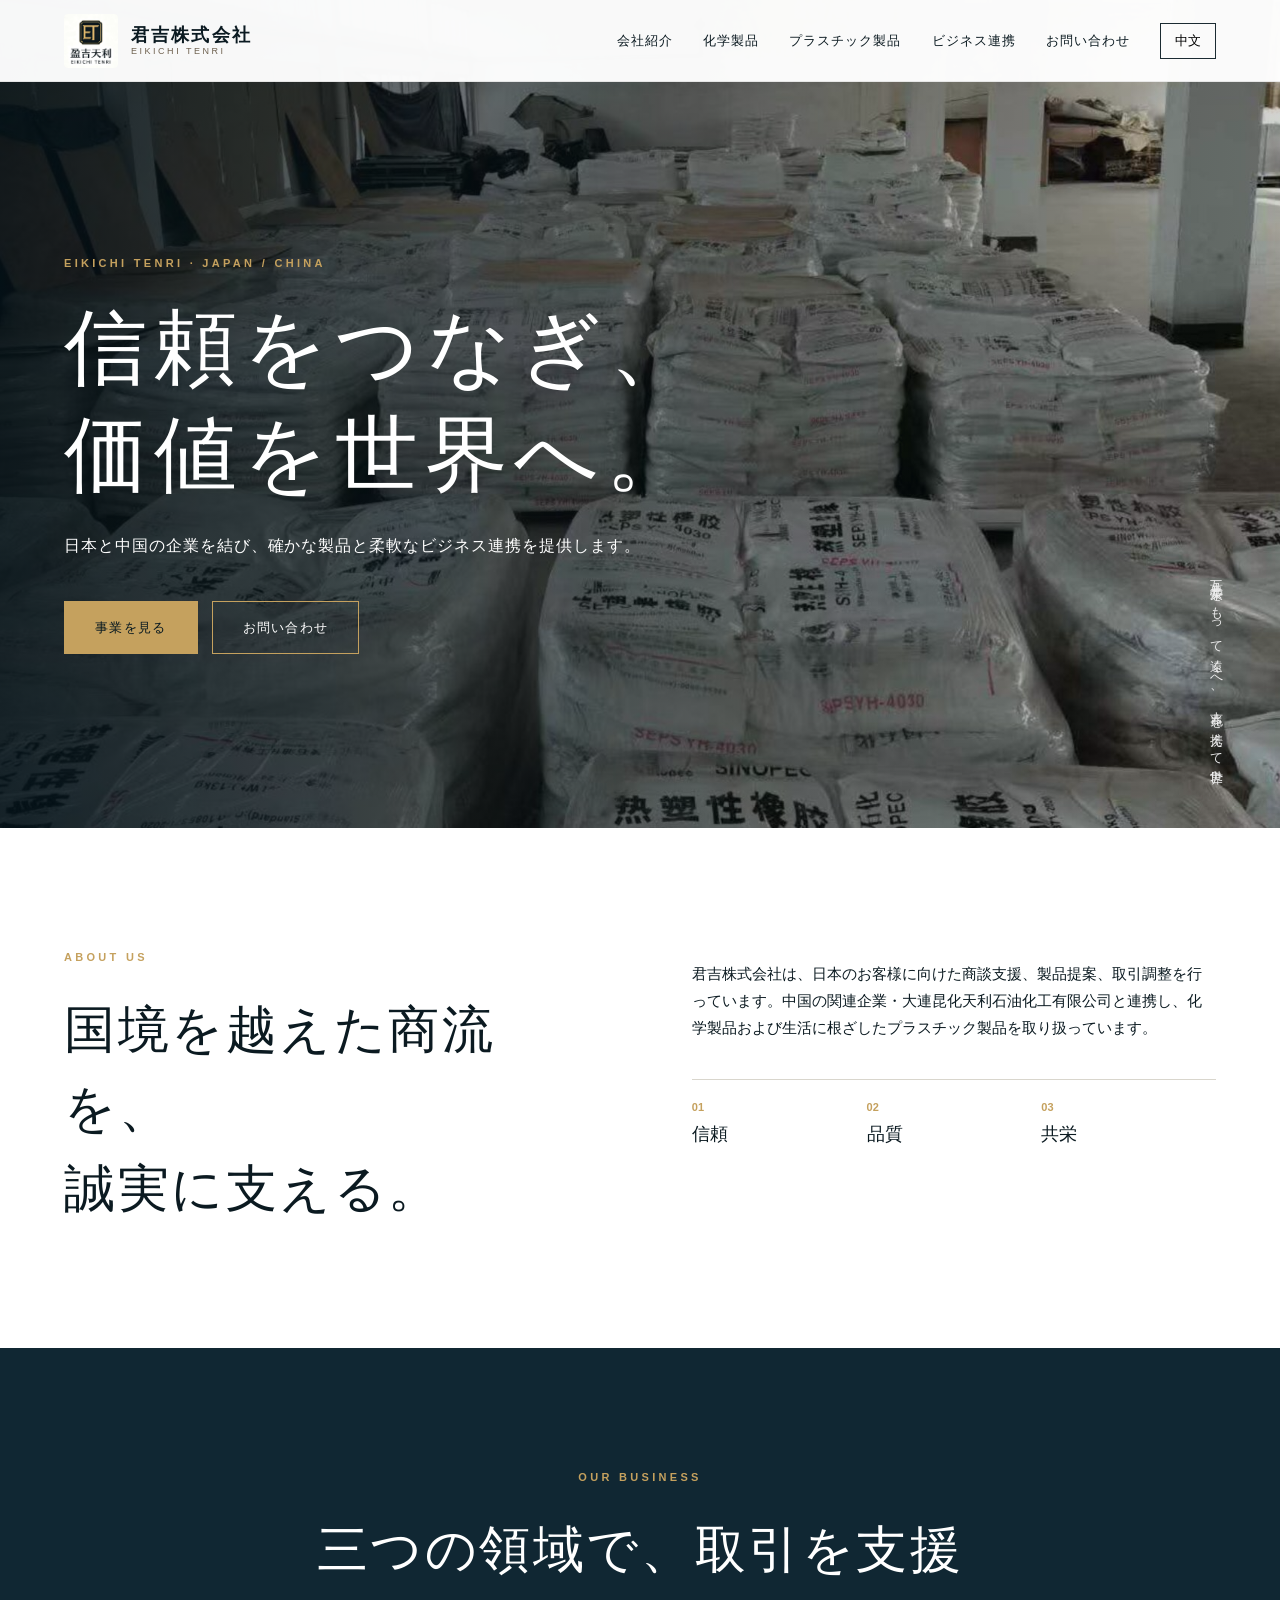
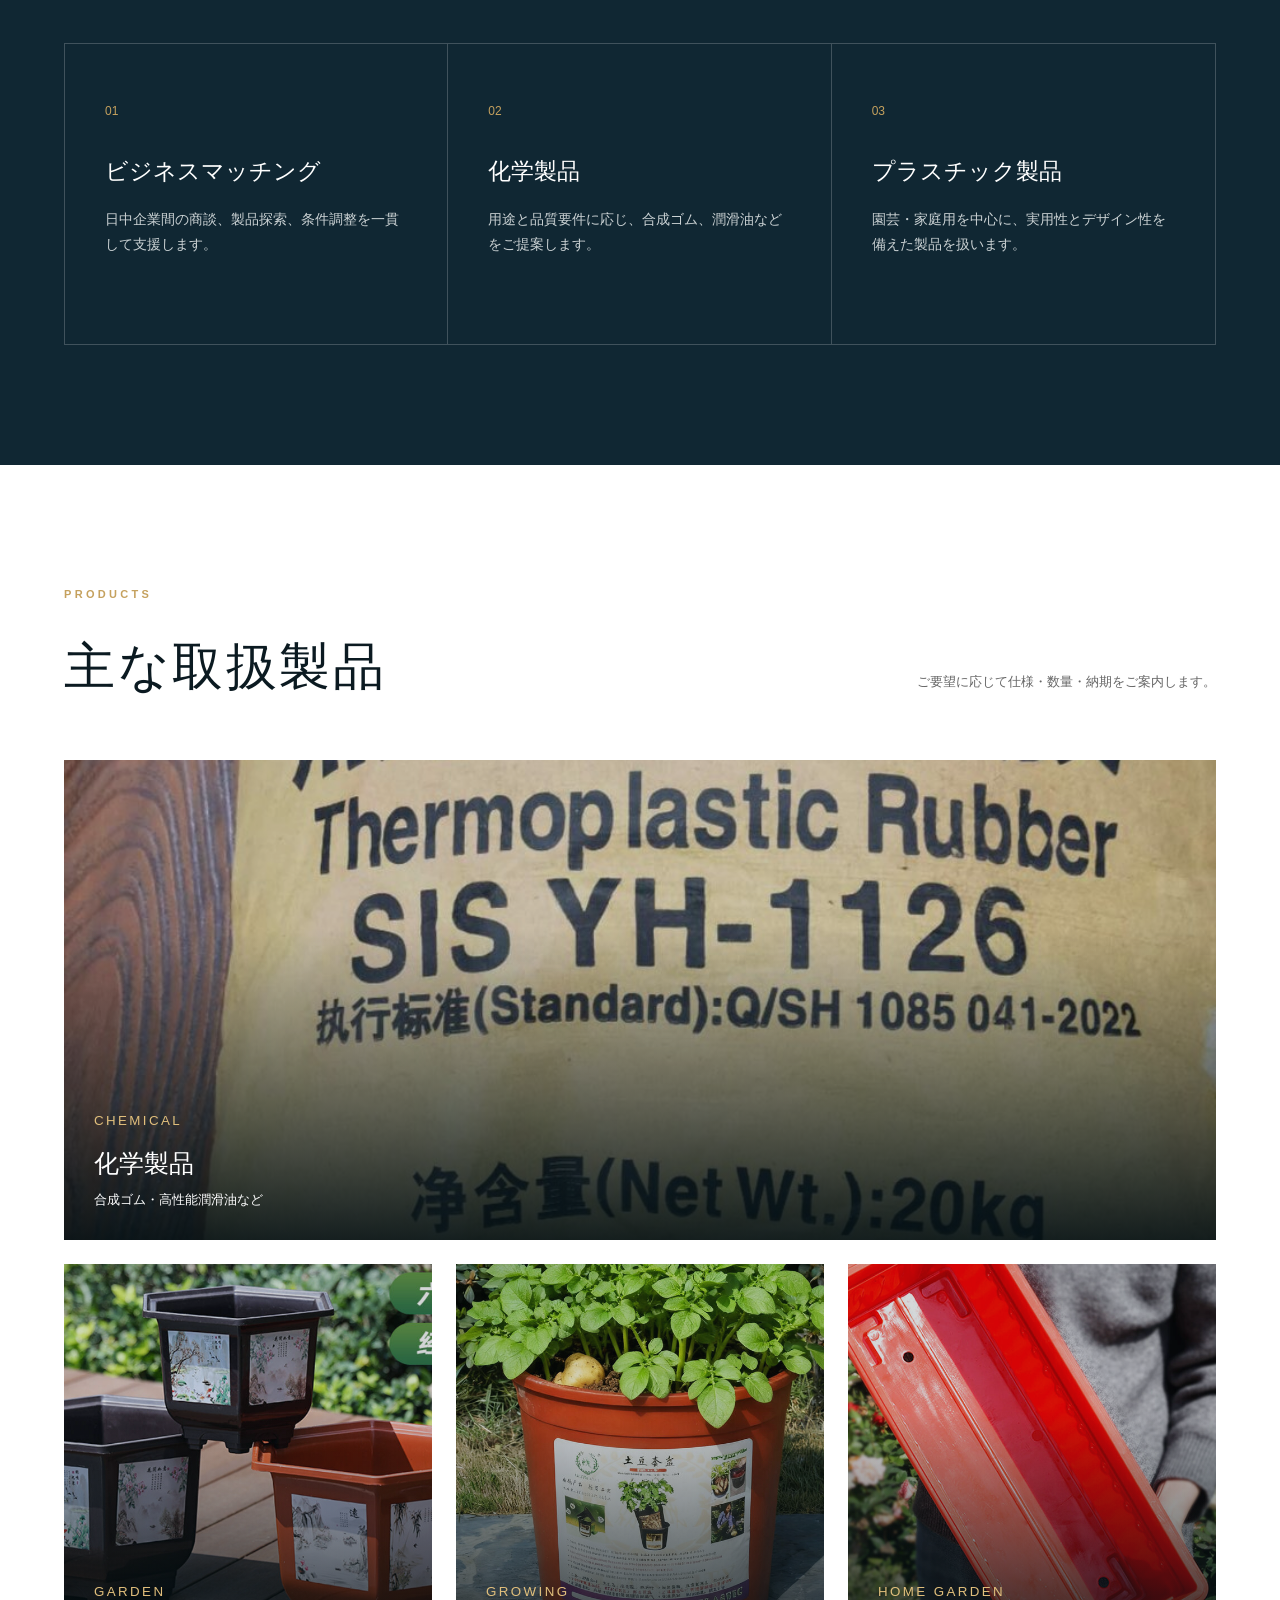
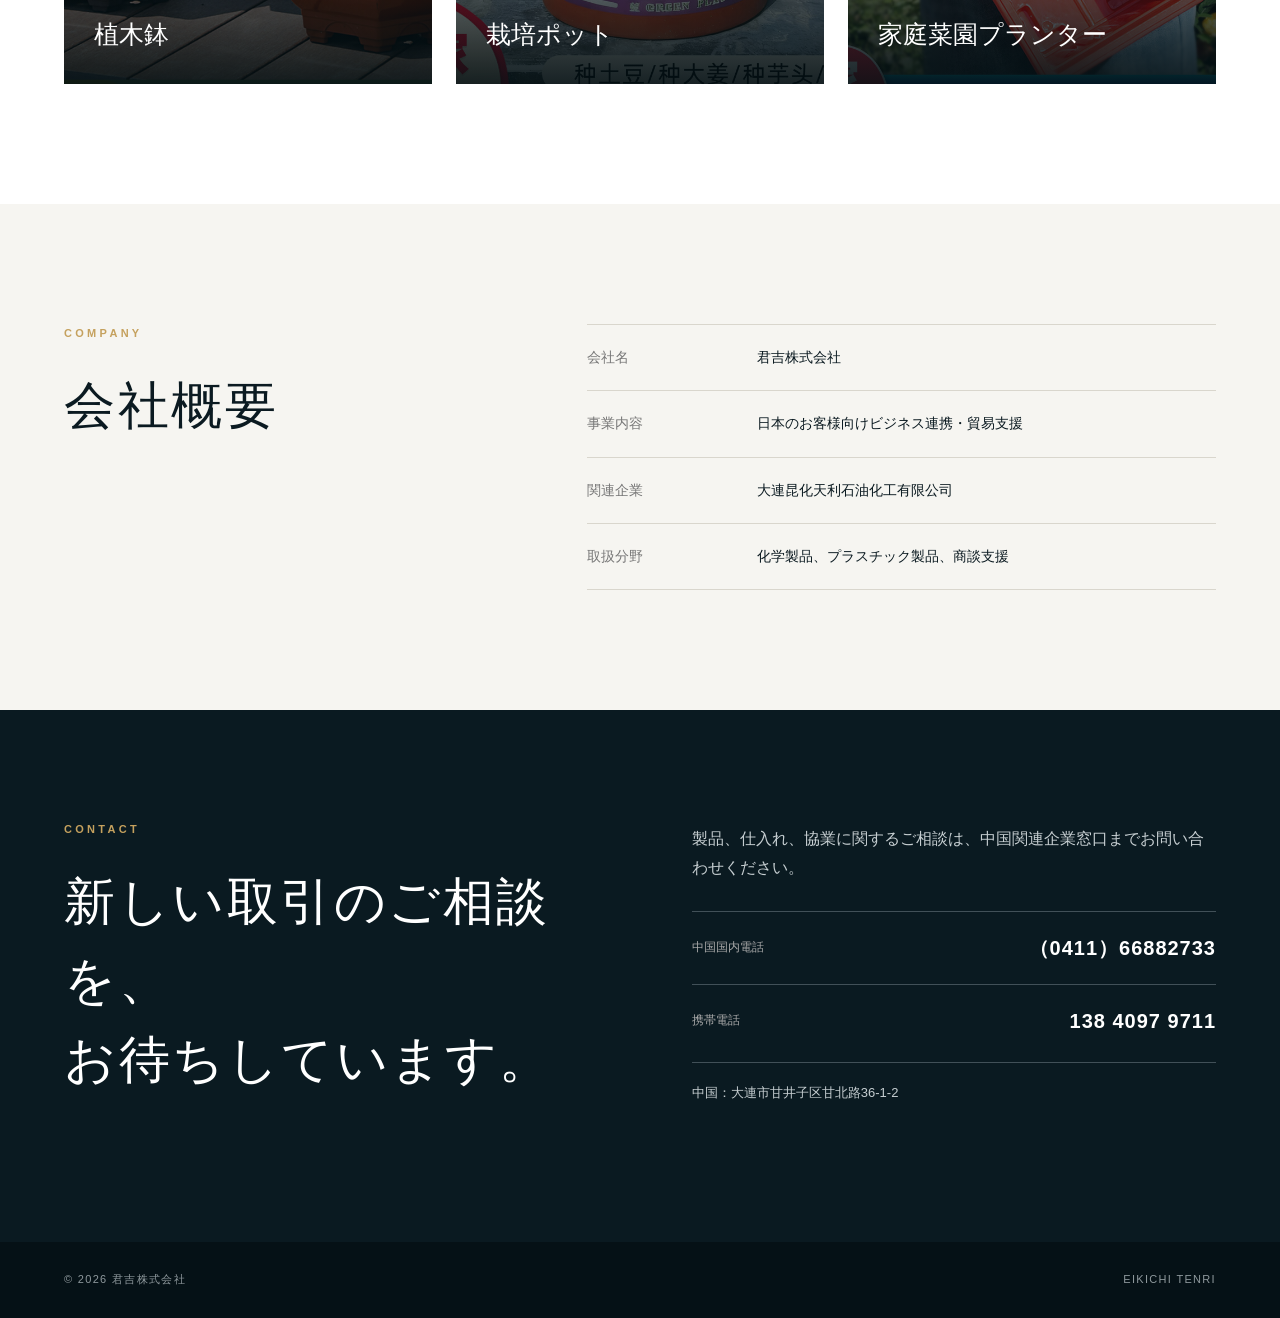
<file: index.html>
<!doctype html>
<html lang="ja">
<head>
  <meta charset="utf-8">
  <meta name="viewport" content="width=device-width,initial-scale=1">
  <meta name="description" content="君吉株式会社は、日本と中国をつなぐビジネス連携、化学製品、プラスチック製品の提案を行う貿易会社です。">
  <title>君吉株式会社｜日中ビジネスをつなぐ</title>
  <link rel="stylesheet" href="assets/style.css">
</head>
<body>
  <header class="site-header">
    <div class="container header-inner">
      <a class="brand" href="#top" aria-label="君吉株式会社 ホーム">
        <img src="assets/images/logo.jpg" alt="盈吉天利 EIKICHI TENRI">
        <span><strong data-ja="君吉株式会社" data-zh="日本君吉株式会社">君吉株式会社</strong><small>EIKICHI TENRI</small></span>
      </a>
      <button class="menu-button" aria-label="メニュー" aria-expanded="false">☰</button>
      <nav class="nav" aria-label="メインナビゲーション">
        <a href="company.html" data-ja="会社紹介" data-zh="公司介绍">会社紹介</a>
        <a href="chemical.html" data-ja="化学製品" data-zh="化工产品">化学製品</a>
        <a href="plastics.html" data-ja="プラスチック製品" data-zh="塑料制品">プラスチック製品</a>
        <a href="cooperation.html" data-ja="ビジネス連携" data-zh="商务合作">ビジネス連携</a>
        <a href="company.html#contact" data-ja="お問い合わせ" data-zh="联系我们">お問い合わせ</a>
        <button class="lang-button" type="button" data-lang-toggle>中文</button>
      </nav>
    </div>
  </header>

  <main id="top">
    <section class="hero">
      <div class="hero-shade"></div>
      <div class="container hero-content">
        <p class="eyebrow">EIKICHI TENRI · JAPAN / CHINA</p>
        <h1 data-ja="信頼をつなぎ、<br>価値を世界へ。" data-zh="连接信任，<br>让价值走向世界。">信頼をつなぎ、<br>価値を世界へ。</h1>
        <p class="hero-lead" data-ja="日本と中国の企業を結び、確かな製品と柔軟なビジネス連携を提供します。" data-zh="连接日本与中国企业，提供可靠产品与灵活的商务对接服务。">日本と中国の企業を結び、確かな製品と柔軟なビジネス連携を提供します。</p>
        <div class="hero-actions">
          <a class="button gold" href="#business" data-ja="事業を見る" data-zh="了解业务">事業を見る</a>
          <a class="button outline" href="#contact" data-ja="お問い合わせ" data-zh="联系我们">お問い合わせ</a>
        </div>
      </div>
      <div class="hero-note" data-ja="互恵共栄をもって遠くへ、吉兆を携えて世界へ" data-zh="共赢致远，吉行天下">互恵共栄をもって遠くへ、吉兆を携えて世界へ</div>
    </section>

    <section class="section intro" id="about">
      <div class="container split">
        <div>
          <p class="section-kicker">ABOUT US</p>
          <h2 data-ja="国境を越えた商流を、<br>誠実に支える。" data-zh="以诚信，支持跨越国境的商业合作。">国境を越えた商流を、<br>誠実に支える。</h2>
        </div>
        <div class="intro-copy">
          <p data-ja="君吉株式会社は、日本のお客様に向けた商談支援、製品提案、取引調整を行っています。中国の関連企業・大連昆化天利石油化工有限公司と連携し、化学製品および生活に根ざしたプラスチック製品を取り扱っています。" data-zh="日本君吉株式会社主要面向日本客户开展商务对接、产品提案及交易协调。公司与中国关联企业大连昆化天利石油化工有限公司协同，经营化工产品及贴近日常生活的塑料制品。">君吉株式会社は、日本のお客様に向けた商談支援、製品提案、取引調整を行っています。中国の関連企業・大連昆化天利石油化工有限公司と連携し、化学製品および生活に根ざしたプラスチック製品を取り扱っています。</p>
          <div class="values">
            <span><b>01</b><em data-ja="信頼" data-zh="信赖">信頼</em></span>
            <span><b>02</b><em data-ja="品質" data-zh="品质">品質</em></span>
            <span><b>03</b><em data-ja="共栄" data-zh="共赢">共栄</em></span>
          </div>
        </div>
      </div>
    </section>

    <section class="section business" id="business">
      <div class="container">
        <div class="section-heading">
          <p class="section-kicker">OUR BUSINESS</p>
          <h2 data-ja="三つの領域で、取引を支援" data-zh="三大业务领域，助力企业合作">三つの領域で、取引を支援</h2>
        </div>
        <div class="business-grid">
          <article><span>01</span><h3 data-ja="ビジネスマッチング" data-zh="商务对接">ビジネスマッチング</h3><p data-ja="日中企業間の商談、製品探索、条件調整を一貫して支援します。" data-zh="为中日企业提供商务洽谈、产品寻找及交易条件协调服务。">日中企業間の商談、製品探索、条件調整を一貫して支援します。</p></article>
          <article><span>02</span><h3 data-ja="化学製品" data-zh="化工产品">化学製品</h3><p data-ja="用途と品質要件に応じ、合成ゴム、潤滑油などをご提案します。" data-zh="根据用途与品质要求，提供合成橡胶、润滑油等产品方案。">用途と品質要件に応じ、合成ゴム、潤滑油などをご提案します。</p></article>
          <article><span>03</span><h3 data-ja="プラスチック製品" data-zh="塑料制品">プラスチック製品</h3><p data-ja="園芸・家庭用を中心に、実用性とデザイン性を備えた製品を扱います。" data-zh="以园艺及家庭用品为主，提供兼顾实用性与设计感的产品。">園芸・家庭用を中心に、実用性とデザイン性を備えた製品を扱います。</p></article>
        </div>
      </div>
    </section>

    <section class="section products" id="products">
      <div class="container">
        <div class="section-heading row">
          <div><p class="section-kicker">PRODUCTS</p><h2 data-ja="主な取扱製品" data-zh="主要产品">主な取扱製品</h2></div>
          <p data-ja="ご要望に応じて仕様・数量・納期をご案内します。" data-zh="可根据需求确认规格、数量及交期。">ご要望に応じて仕様・数量・納期をご案内します。</p>
        </div>
        <div class="product-grid">
          <article class="product-card wide"><img src="assets/images/chemical.jpg" alt="化学製品"><div><small>CHEMICAL</small><h3 data-ja="化学製品" data-zh="化工产品">化学製品</h3><p data-ja="合成ゴム・高性能潤滑油など" data-zh="合成橡胶、高性能润滑油等">合成ゴム・高性能潤滑油など</p></div></article>
          <article class="product-card"><img src="assets/images/planter.jpg" alt="植木鉢"><div><small>GARDEN</small><h3 data-ja="植木鉢" data-zh="花盆">植木鉢</h3></div></article>
          <article class="product-card"><img src="assets/images/potato-planter.jpg" alt="栽培ポット"><div><small>GROWING</small><h3 data-ja="栽培ポット" data-zh="土豆种植盆">栽培ポット</h3></div></article>
          <article class="product-card"><img src="assets/images/vegetable-planter.jpg" alt="家庭菜園プランター"><div><small>HOME GARDEN</small><h3 data-ja="家庭菜園プランター" data-zh="家庭菜园盆">家庭菜園プランター</h3></div></article>
        </div>
      </div>
    </section>

    <section class="section company">
      <div class="container company-card">
        <div><p class="section-kicker">COMPANY</p><h2 data-ja="会社概要" data-zh="公司概要">会社概要</h2></div>
        <dl>
          <div><dt data-ja="会社名" data-zh="公司名称">会社名</dt><dd data-ja="君吉株式会社" data-zh="日本君吉株式会社">君吉株式会社</dd></div>
          <div><dt data-ja="事業内容" data-zh="主营业务">事業内容</dt><dd data-ja="日本のお客様向けビジネス連携・貿易支援" data-zh="面向日本客户的商务对接与贸易服务">日本のお客様向けビジネス連携・貿易支援</dd></div>
          <div><dt data-ja="関連企業" data-zh="关联企业">関連企業</dt><dd data-ja="大連昆化天利石油化工有限公司" data-zh="大连昆化天利石油化工有限公司">大連昆化天利石油化工有限公司</dd></div>
          <div><dt data-ja="取扱分野" data-zh="经营领域">取扱分野</dt><dd data-ja="化学製品、プラスチック製品、商談支援" data-zh="化工产品、塑料制品、商务对接">化学製品、プラスチック製品、商談支援</dd></div>
        </dl>
      </div>
    </section>

    <section class="contact" id="contact">
      <div class="container contact-inner">
        <div><p class="section-kicker">CONTACT</p><h2 data-ja="新しい取引のご相談を、<br>お待ちしています。" data-zh="期待与您探讨<br>新的合作机会。">新しい取引のご相談を、<br>お待ちしています。</h2></div>
        <div class="contact-info">
          <p data-ja="製品、仕入れ、協業に関するご相談は、中国関連企業窓口までお問い合わせください。" data-zh="关于产品、采购及商务合作，欢迎联系中国关联企业窗口。">製品、仕入れ、協業に関するご相談は、中国関連企業窓口までお問い合わせください。</p>
          <a href="tel:+8641166882733"><span data-ja="中国国内電話" data-zh="中国国内电话">中国国内電話</span><strong>（0411）66882733</strong></a>
          <a href="tel:+8613840979711"><span data-ja="携帯電話" data-zh="手机">携帯電話</span><strong>138 4097 9711</strong></a>
          <p class="address" data-ja="中国：大連市甘井子区甘北路36-1-2" data-zh="中国地址：大连市甘井子区甘北路36-1-2">中国：大連市甘井子区甘北路36-1-2</p>
        </div>
      </div>
    </section>
  </main>

  <footer><div class="container"><span>© 2026 君吉株式会社</span><span>EIKICHI TENRI</span></div></footer>
  <script src="assets/script.js"></script>
</body>
</html>
</file>
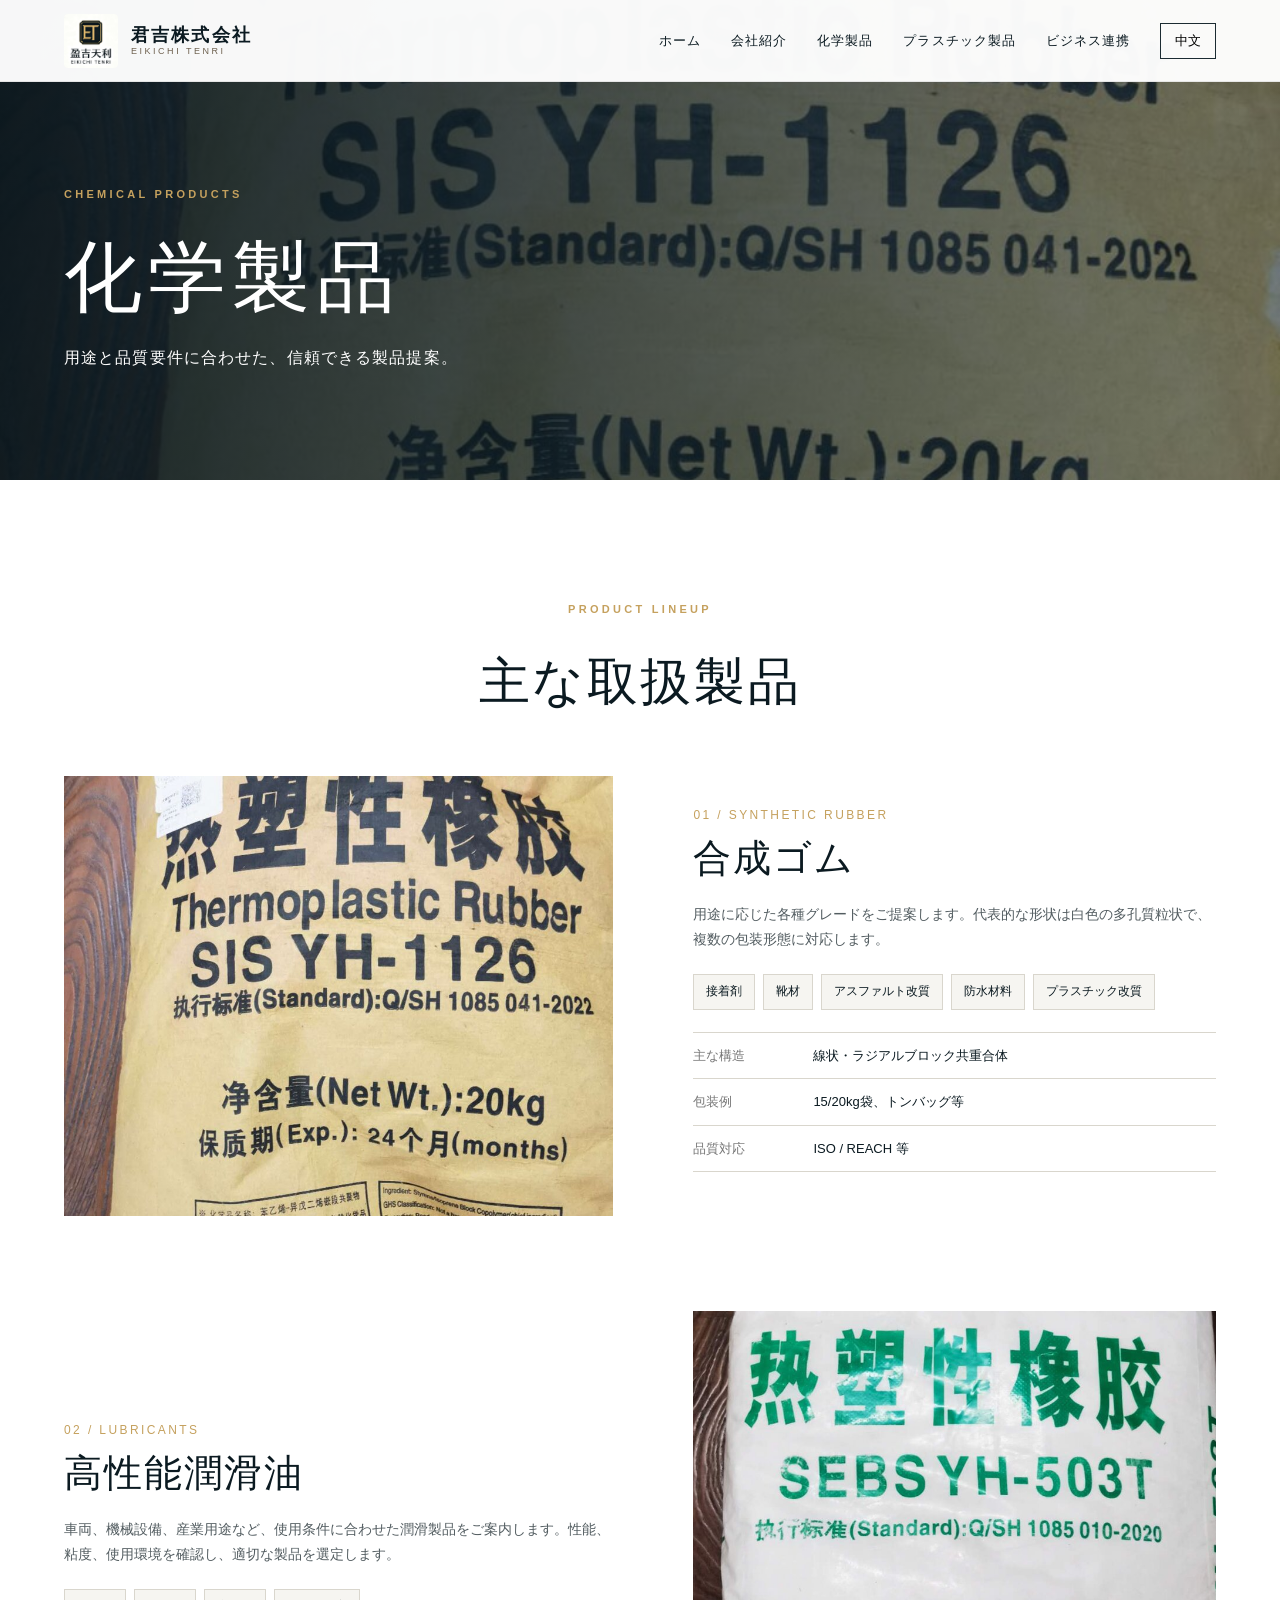
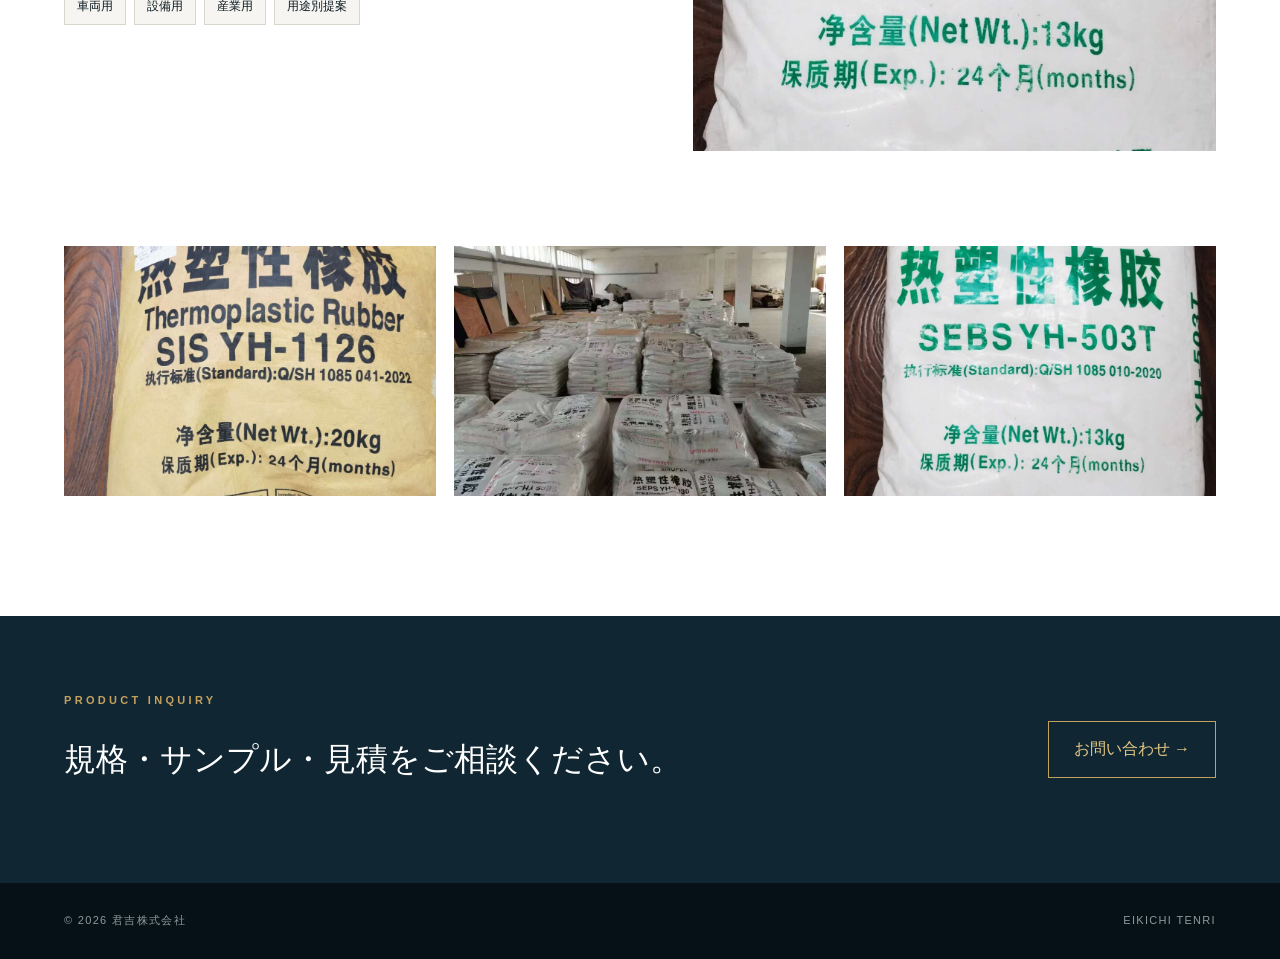
<file: chemical.html>
<!doctype html><html lang="ja"><head><meta charset="utf-8"><meta name="viewport" content="width=device-width,initial-scale=1"><title>化学製品｜君吉株式会社</title><link rel="stylesheet" href="assets/style.css"></head><body>
<header class="site-header"><div class="container header-inner"><a class="brand" href="index.html"><img src="assets/images/logo.jpg" alt="盈吉天利"><span><strong data-ja="君吉株式会社" data-zh="日本君吉株式会社">君吉株式会社</strong><small>EIKICHI TENRI</small></span></a><button class="menu-button">☰</button><nav class="nav"><a href="index.html" data-ja="ホーム" data-zh="首页">ホーム</a><a href="company.html" data-ja="会社紹介" data-zh="公司介绍">会社紹介</a><a href="chemical.html" data-ja="化学製品" data-zh="化工产品">化学製品</a><a href="plastics.html" data-ja="プラスチック製品" data-zh="塑料制品">プラスチック製品</a><a href="cooperation.html" data-ja="ビジネス連携" data-zh="商务合作">ビジネス連携</a><button class="lang-button" data-lang-toggle>中文</button></nav></div></header>
<main><section class="page-hero chem"><div class="container"><p class="eyebrow">CHEMICAL PRODUCTS</p><h1 data-ja="化学製品" data-zh="化工产品">化学製品</h1><p data-ja="用途と品質要件に合わせた、信頼できる製品提案。" data-zh="根据用途与品质要求，提供可靠的产品方案。">用途と品質要件に合わせた、信頼できる製品提案。</p></div></section>
<section class="section"><div class="container"><div class="page-head"><p class="section-kicker">PRODUCT LINEUP</p><h2 data-ja="主な取扱製品" data-zh="主要经营产品">主な取扱製品</h2></div><article class="product-detail"><img src="assets/images/chemical.jpg" alt="合成ゴム"><div class="product-copy"><span class="num">01 / SYNTHETIC RUBBER</span><h2 data-ja="合成ゴム" data-zh="合成橡胶">合成ゴム</h2><p data-ja="用途に応じた各種グレードをご提案します。代表的な形状は白色の多孔質粒状で、複数の包装形態に対応します。" data-zh="可根据用途提供不同牌号。代表性外观为白色多孔颗粒，并可对应多种包装形式。">用途に応じた各種グレードをご提案します。代表的な形状は白色の多孔質粒状で、複数の包装形態に対応します。</p><div class="tag-list"><span data-ja="接着剤" data-zh="胶黏剂">接着剤</span><span data-ja="靴材" data-zh="鞋材">靴材</span><span data-ja="アスファルト改質" data-zh="沥青改性">アスファルト改質</span><span data-ja="防水材料" data-zh="防水材料">防水材料</span><span data-ja="プラスチック改質" data-zh="塑料改性">プラスチック改質</span></div><div class="spec-list"><div><b data-ja="主な構造" data-zh="主要结构">主な構造</b><span data-ja="線状・ラジアルブロック共重合体" data-zh="线型、星型嵌段共聚物">線状・ラジアルブロック共重合体</span></div><div><b data-ja="包装例" data-zh="包装示例">包装例</b><span data-ja="15/20kg袋、トンバッグ等" data-zh="15/20kg袋、吨袋等">15/20kg袋、トンバッグ等</span></div><div><b data-ja="品質対応" data-zh="品质体系">品質対応</b><span>ISO / REACH 等</span></div></div></div></article><article class="product-detail reverse"><img src="assets/images/chemical-2.jpg" alt="高性能潤滑油"><div class="product-copy"><span class="num">02 / LUBRICANTS</span><h2 data-ja="高性能潤滑油" data-zh="高性能润滑油">高性能潤滑油</h2><p data-ja="車両、機械設備、産業用途など、使用条件に合わせた潤滑製品をご案内します。性能、粘度、使用環境を確認し、適切な製品を選定します。" data-zh="面向车辆、机械设备及工业用途，根据使用条件提供润滑产品。通过确认性能、黏度及使用环境，选择合适产品。">車両、機械設備、産業用途など、使用条件に合わせた潤滑製品をご案内します。性能、粘度、使用環境を確認し、適切な製品を選定します。</p><div class="tag-list"><span data-ja="車両用" data-zh="车辆用">車両用</span><span data-ja="設備用" data-zh="设备用">設備用</span><span data-ja="産業用" data-zh="工业用">産業用</span><span data-ja="用途別提案" data-zh="按用途提案">用途別提案</span></div></div></article><div class="gallery"><img src="assets/images/chemical.jpg" alt="化工产品"><img src="assets/images/warehouse.jpg" alt="倉庫"><img src="assets/images/chemical-2.jpg" alt="化工产品资料"></div></div></section>
<section class="cta-band"><div class="container"><div><p class="section-kicker">PRODUCT INQUIRY</p><h2 data-ja="規格・サンプル・見積をご相談ください。" data-zh="欢迎咨询规格、样品与报价。">規格・サンプル・見積をご相談ください。</h2></div><a href="company.html#contact" data-ja="お問い合わせ →" data-zh="联系我们 →">お問い合わせ →</a></div></section></main><footer><div class="container"><span>© 2026 君吉株式会社</span><span>EIKICHI TENRI</span></div></footer><script src="assets/script.js"></script></body></html>
</file>
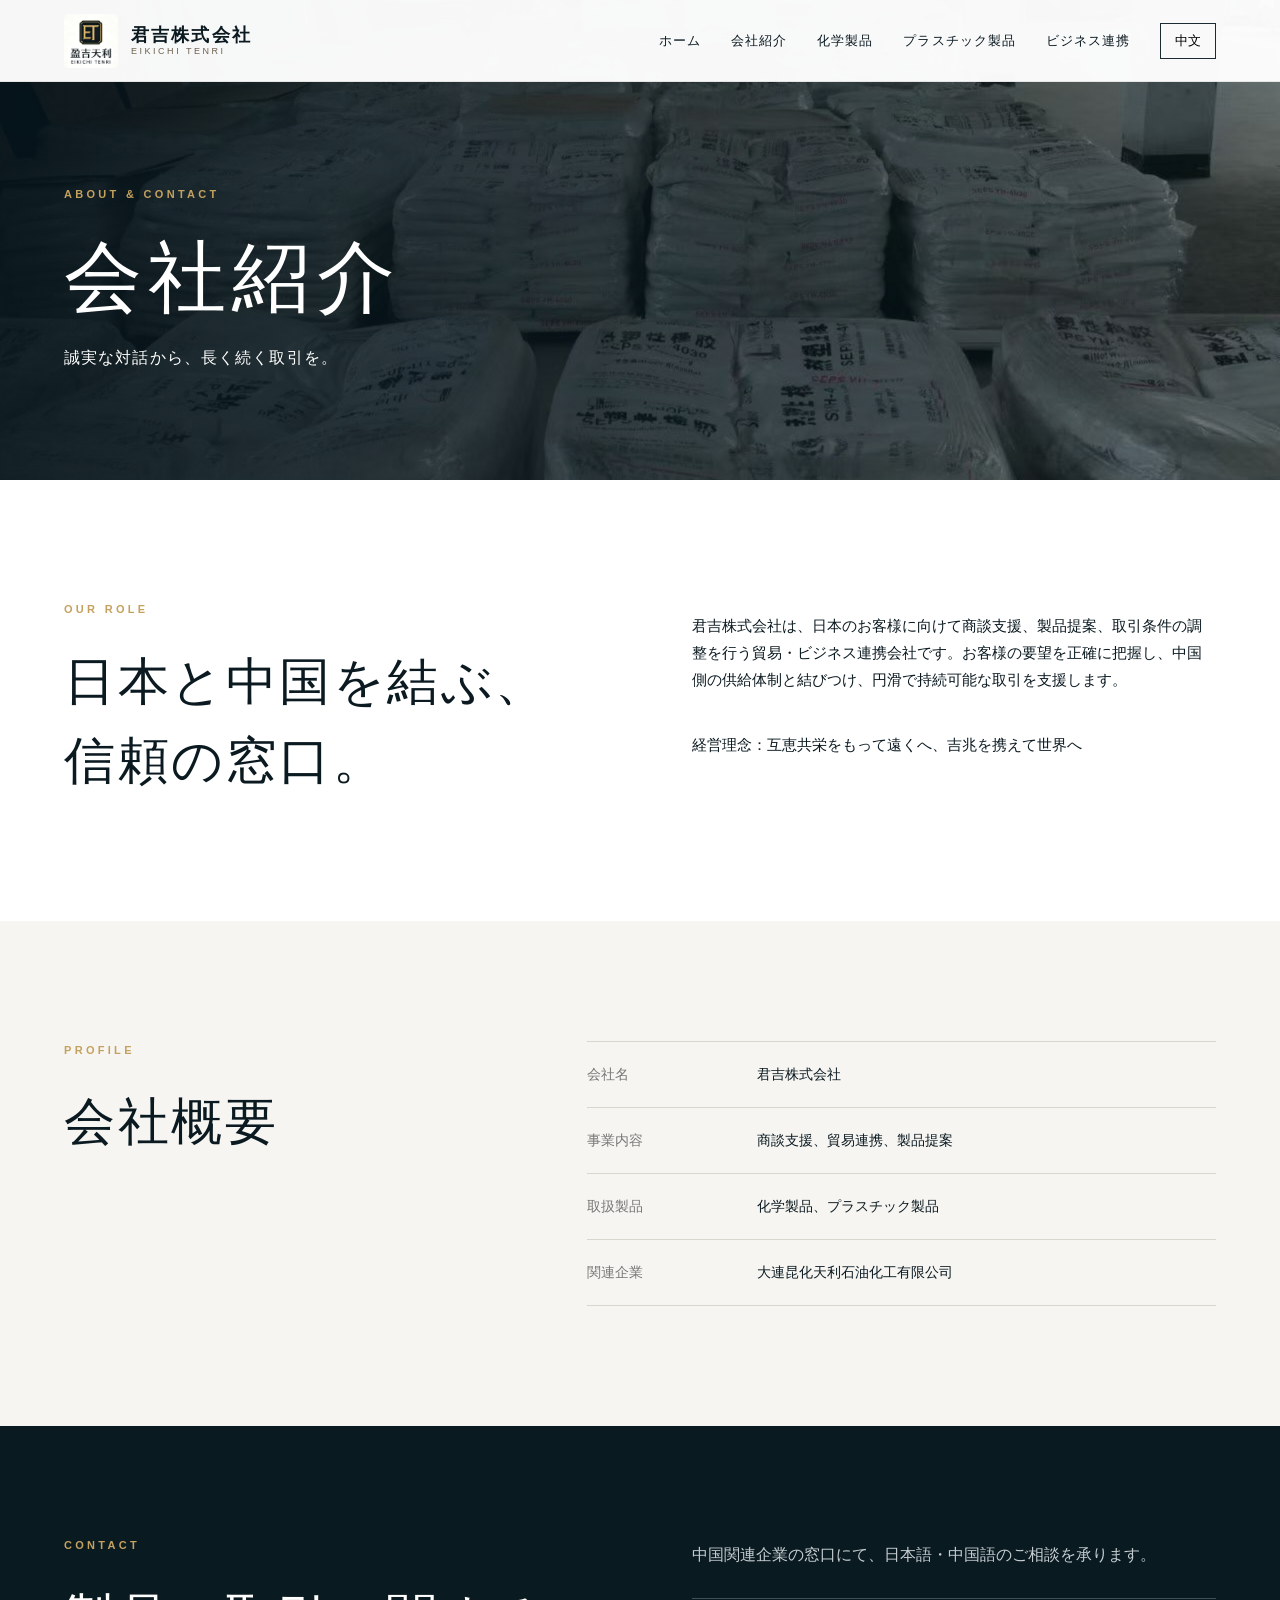
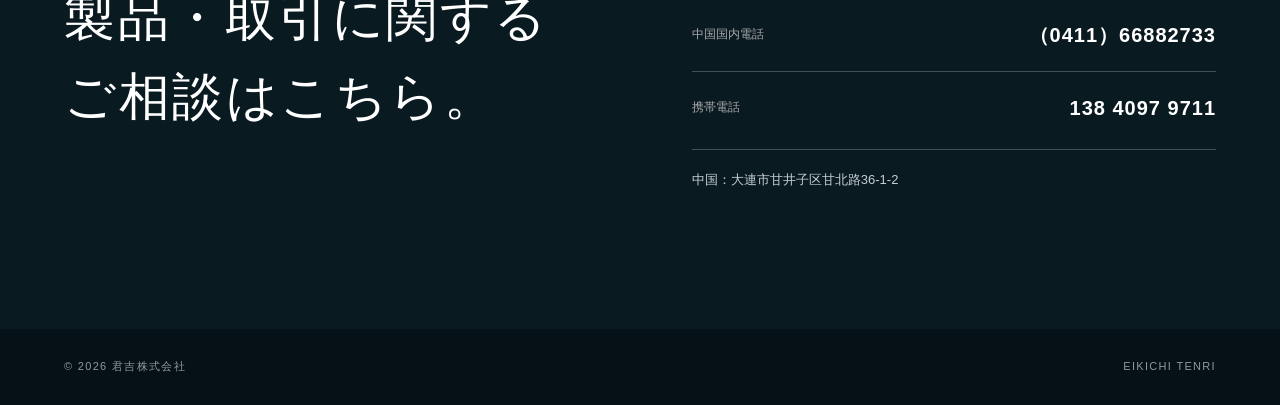
<file: company.html>
<!doctype html><html lang="ja"><head><meta charset="utf-8"><meta name="viewport" content="width=device-width,initial-scale=1"><title>会社紹介・お問い合わせ｜君吉株式会社</title><link rel="stylesheet" href="assets/style.css"></head><body>
<header class="site-header"><div class="container header-inner"><a class="brand" href="index.html"><img src="assets/images/logo.jpg" alt="盈吉天利"><span><strong data-ja="君吉株式会社" data-zh="日本君吉株式会社">君吉株式会社</strong><small>EIKICHI TENRI</small></span></a><button class="menu-button">☰</button><nav class="nav"><a href="index.html" data-ja="ホーム" data-zh="首页">ホーム</a><a href="company.html" data-ja="会社紹介" data-zh="公司介绍">会社紹介</a><a href="chemical.html" data-ja="化学製品" data-zh="化工产品">化学製品</a><a href="plastics.html" data-ja="プラスチック製品" data-zh="塑料制品">プラスチック製品</a><a href="cooperation.html" data-ja="ビジネス連携" data-zh="商务合作">ビジネス連携</a><button class="lang-button" data-lang-toggle>中文</button></nav></div></header>
<main><section class="page-hero"><div class="container"><p class="eyebrow">ABOUT & CONTACT</p><h1 data-ja="会社紹介" data-zh="公司介绍">会社紹介</h1><p data-ja="誠実な対話から、長く続く取引を。" data-zh="从真诚沟通开始，建立长久合作。">誠実な対話から、長く続く取引を。</p></div></section>
<section class="section"><div class="container split"><div><p class="section-kicker">OUR ROLE</p><h2 data-ja="日本と中国を結ぶ、<br>信頼の窓口。" data-zh="连接日本与中国的<br>可信赖窗口。">日本と中国を結ぶ、<br>信頼の窓口。</h2></div><div class="intro-copy"><p data-ja="君吉株式会社は、日本のお客様に向けて商談支援、製品提案、取引条件の調整を行う貿易・ビジネス連携会社です。お客様の要望を正確に把握し、中国側の供給体制と結びつけ、円滑で持続可能な取引を支援します。" data-zh="日本君吉株式会社面向日本客户，提供商务洽谈、产品提案及交易条件协调等贸易与商务对接服务。我们准确理解客户需求，并连接中国供应体系，推动顺畅且可持续的合作。">君吉株式会社は、日本のお客様に向けて商談支援、製品提案、取引条件の調整を行う貿易・ビジネス連携会社です。お客様の要望を正確に把握し、中国側の供給体制と結びつけ、円滑で持続可能な取引を支援します。</p><p data-ja="経営理念：互恵共栄をもって遠くへ、吉兆を携えて世界へ" data-zh="经营理念：共赢致远，吉行天下">経営理念：互恵共栄をもって遠くへ、吉兆を携えて世界へ</p></div></div></section>
<section class="section company"><div class="container company-card"><div><p class="section-kicker">PROFILE</p><h2 data-ja="会社概要" data-zh="公司概要">会社概要</h2></div><dl><div><dt data-ja="会社名" data-zh="公司名称">会社名</dt><dd data-ja="君吉株式会社" data-zh="日本君吉株式会社">君吉株式会社</dd></div><div><dt data-ja="事業内容" data-zh="主营业务">事業内容</dt><dd data-ja="商談支援、貿易連携、製品提案" data-zh="商务对接、贸易协作、产品提案">商談支援、貿易連携、製品提案</dd></div><div><dt data-ja="取扱製品" data-zh="经营产品">取扱製品</dt><dd data-ja="化学製品、プラスチック製品" data-zh="化工产品、塑料制品">化学製品、プラスチック製品</dd></div><div><dt data-ja="関連企業" data-zh="关联企业">関連企業</dt><dd data-ja="大連昆化天利石油化工有限公司" data-zh="大连昆化天利石油化工有限公司">大連昆化天利石油化工有限公司</dd></div></dl></div></section>
<section class="contact" id="contact"><div class="container contact-inner"><div><p class="section-kicker">CONTACT</p><h2 data-ja="製品・取引に関する<br>ご相談はこちら。" data-zh="产品及商务合作<br>欢迎联系我们。">製品・取引に関する<br>ご相談はこちら。</h2></div><div class="contact-info"><p data-ja="中国関連企業の窓口にて、日本語・中国語のご相談を承ります。" data-zh="中国关联企业窗口可受理中文及日文咨询。">中国関連企業の窓口にて、日本語・中国語のご相談を承ります。</p><a href="tel:+8641166882733"><span data-ja="中国国内電話" data-zh="中国国内电话">中国国内電話</span><strong>（0411）66882733</strong></a><a href="tel:+8613840979711"><span data-ja="携帯電話" data-zh="手机">携帯電話</span><strong>138 4097 9711</strong></a><p class="address" data-ja="中国：大連市甘井子区甘北路36-1-2" data-zh="中国地址：大连市甘井子区甘北路36-1-2">中国：大連市甘井子区甘北路36-1-2</p></div></div></section></main><footer><div class="container"><span>© 2026 君吉株式会社</span><span>EIKICHI TENRI</span></div></footer><script src="assets/script.js"></script></body></html>
</file>
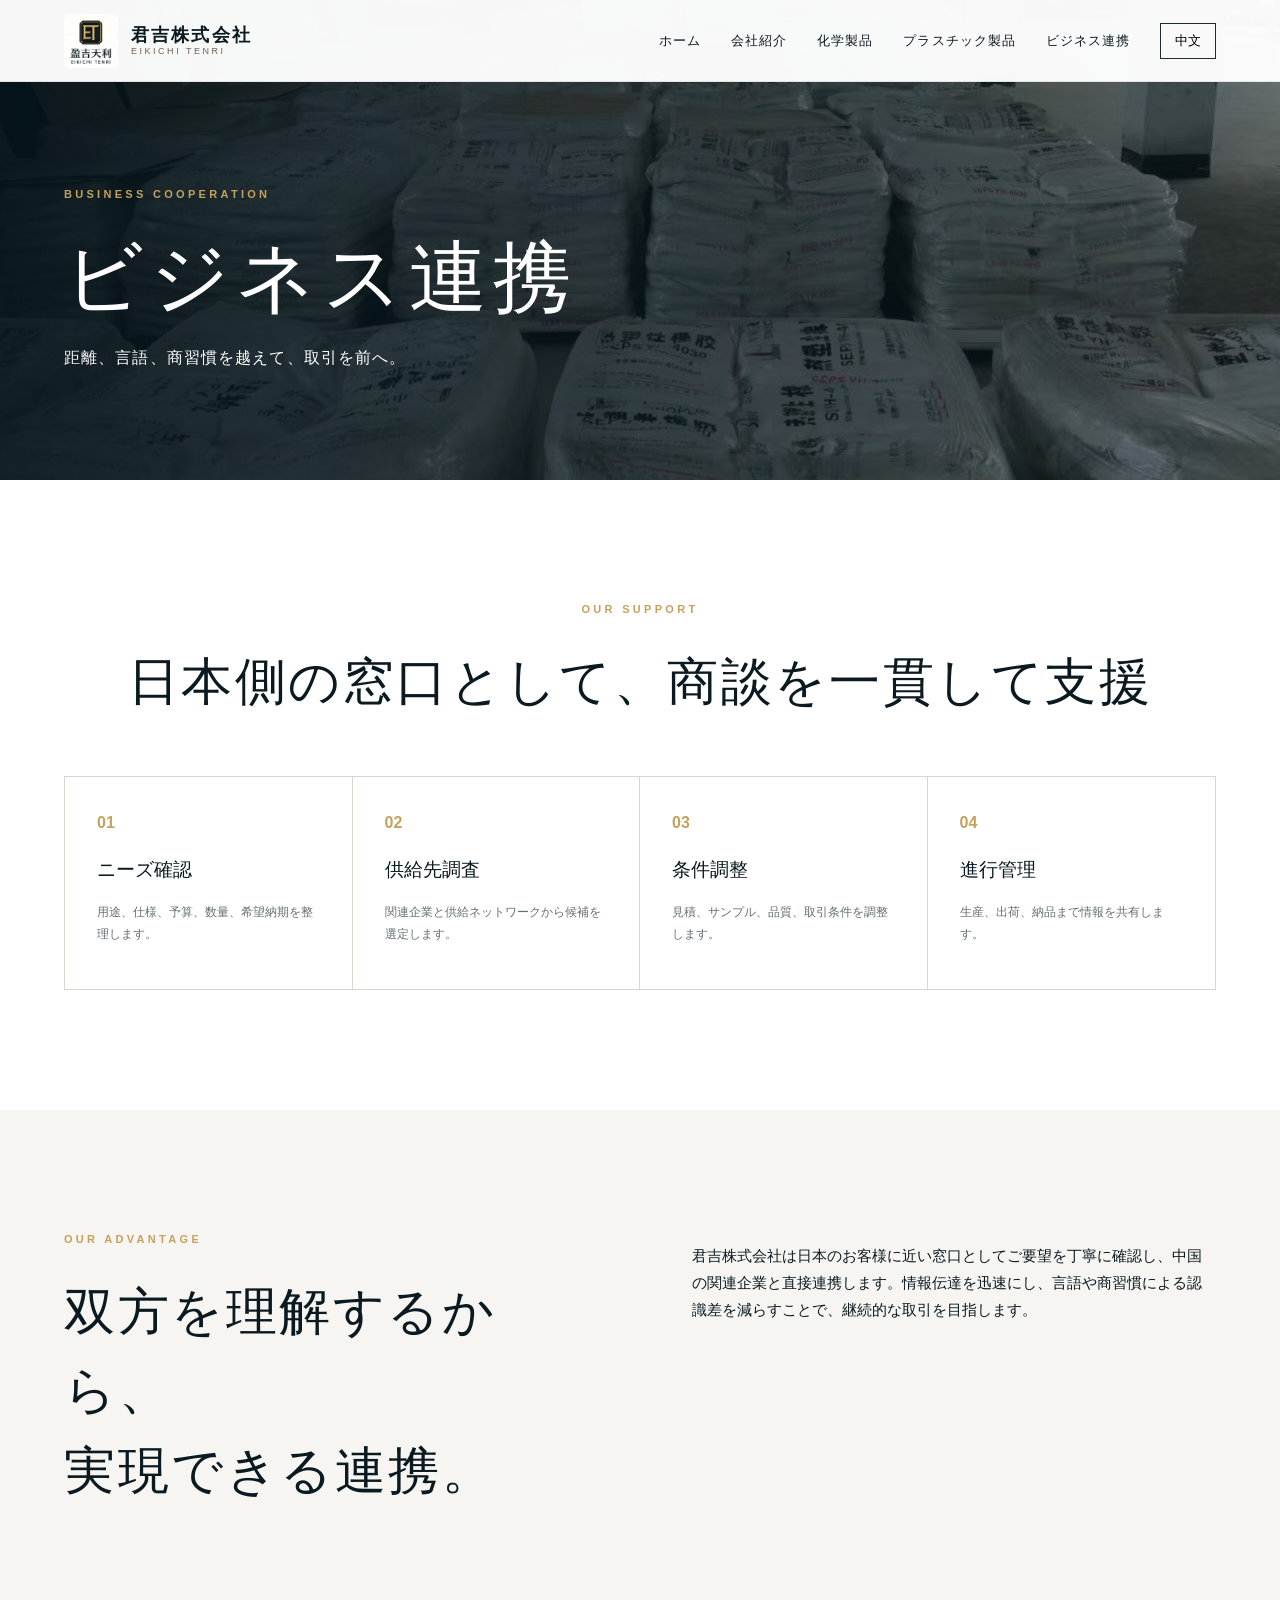
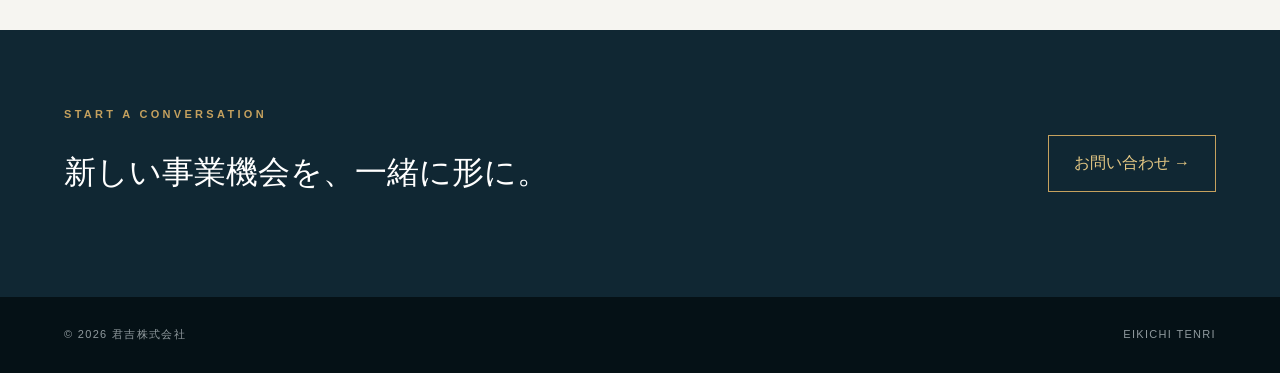
<file: cooperation.html>
<!doctype html><html lang="ja"><head><meta charset="utf-8"><meta name="viewport" content="width=device-width,initial-scale=1"><title>ビジネス連携｜君吉株式会社</title><link rel="stylesheet" href="assets/style.css"></head><body>
<header class="site-header"><div class="container header-inner"><a class="brand" href="index.html"><img src="assets/images/logo.jpg" alt="盈吉天利"><span><strong data-ja="君吉株式会社" data-zh="日本君吉株式会社">君吉株式会社</strong><small>EIKICHI TENRI</small></span></a><button class="menu-button">☰</button><nav class="nav"><a href="index.html" data-ja="ホーム" data-zh="首页">ホーム</a><a href="company.html" data-ja="会社紹介" data-zh="公司介绍">会社紹介</a><a href="chemical.html" data-ja="化学製品" data-zh="化工产品">化学製品</a><a href="plastics.html" data-ja="プラスチック製品" data-zh="塑料制品">プラスチック製品</a><a href="cooperation.html" data-ja="ビジネス連携" data-zh="商务合作">ビジネス連携</a><button class="lang-button" data-lang-toggle>中文</button></nav></div></header>
<main><section class="page-hero"><div class="container"><p class="eyebrow">BUSINESS COOPERATION</p><h1 data-ja="ビジネス連携" data-zh="商务合作">ビジネス連携</h1><p data-ja="距離、言語、商習慣を越えて、取引を前へ。" data-zh="跨越距离、语言与商业习惯，推动合作向前。">距離、言語、商習慣を越えて、取引を前へ。</p></div></section>
<section class="section"><div class="container"><div class="page-head"><p class="section-kicker">OUR SUPPORT</p><h2 data-ja="日本側の窓口として、商談を一貫して支援" data-zh="作为日本端窗口，全程支持商务合作">日本側の窓口として、商談を一貫して支援</h2></div><div class="steps"><article><b>01</b><h3 data-ja="ニーズ確認" data-zh="需求确认">ニーズ確認</h3><p data-ja="用途、仕様、予算、数量、希望納期を整理します。" data-zh="梳理用途、规格、预算、数量及交期。">用途、仕様、予算、数量、希望納期を整理します。</p></article><article><b>02</b><h3 data-ja="供給先調査" data-zh="供应商调查">供給先調査</h3><p data-ja="関連企業と供給ネットワークから候補を選定します。" data-zh="从关联企业及供应网络筛选厂家。">関連企業と供給ネットワークから候補を選定します。</p></article><article><b>03</b><h3 data-ja="条件調整" data-zh="条件协调">条件調整</h3><p data-ja="見積、サンプル、品質、取引条件を調整します。" data-zh="协调报价、样品、品质及交易条件。">見積、サンプル、品質、取引条件を調整します。</p></article><article><b>04</b><h3 data-ja="進行管理" data-zh="进度管理">進行管理</h3><p data-ja="生産、出荷、納品まで情報を共有します。" data-zh="跟进生产、出货及交付进度。">生産、出荷、納品まで情報を共有します。</p></article></div></div></section>
<section class="section company"><div class="container split"><div><p class="section-kicker">OUR ADVANTAGE</p><h2 data-ja="双方を理解するから、<br>実現できる連携。" data-zh="因为理解双方，<br>所以合作更顺畅。">双方を理解するから、<br>実現できる連携。</h2></div><div class="intro-copy"><p data-ja="君吉株式会社は日本のお客様に近い窓口としてご要望を丁寧に確認し、中国の関連企業と直接連携します。情報伝達を迅速にし、言語や商習慣による認識差を減らすことで、継続的な取引を目指します。" data-zh="日本君吉株式会社作为贴近日本客户的沟通窗口，细致确认需求，并与中国关联企业直接协同。通过提高信息传递效率、减少语言和商业习惯造成的理解偏差，推动长期合作。">君吉株式会社は日本のお客様に近い窓口としてご要望を丁寧に確認し、中国の関連企業と直接連携します。情報伝達を迅速にし、言語や商習慣による認識差を減らすことで、継続的な取引を目指します。</p></div></div></section><section class="cta-band"><div class="container"><div><p class="section-kicker">START A CONVERSATION</p><h2 data-ja="新しい事業機会を、一緒に形に。" data-zh="共同把新的商业机会变成现实。">新しい事業機会を、一緒に形に。</h2></div><a href="company.html#contact" data-ja="お問い合わせ →" data-zh="联系我们 →">お問い合わせ →</a></div></section></main><footer><div class="container"><span>© 2026 君吉株式会社</span><span>EIKICHI TENRI</span></div></footer><script src="assets/script.js"></script></body></html>
</file>
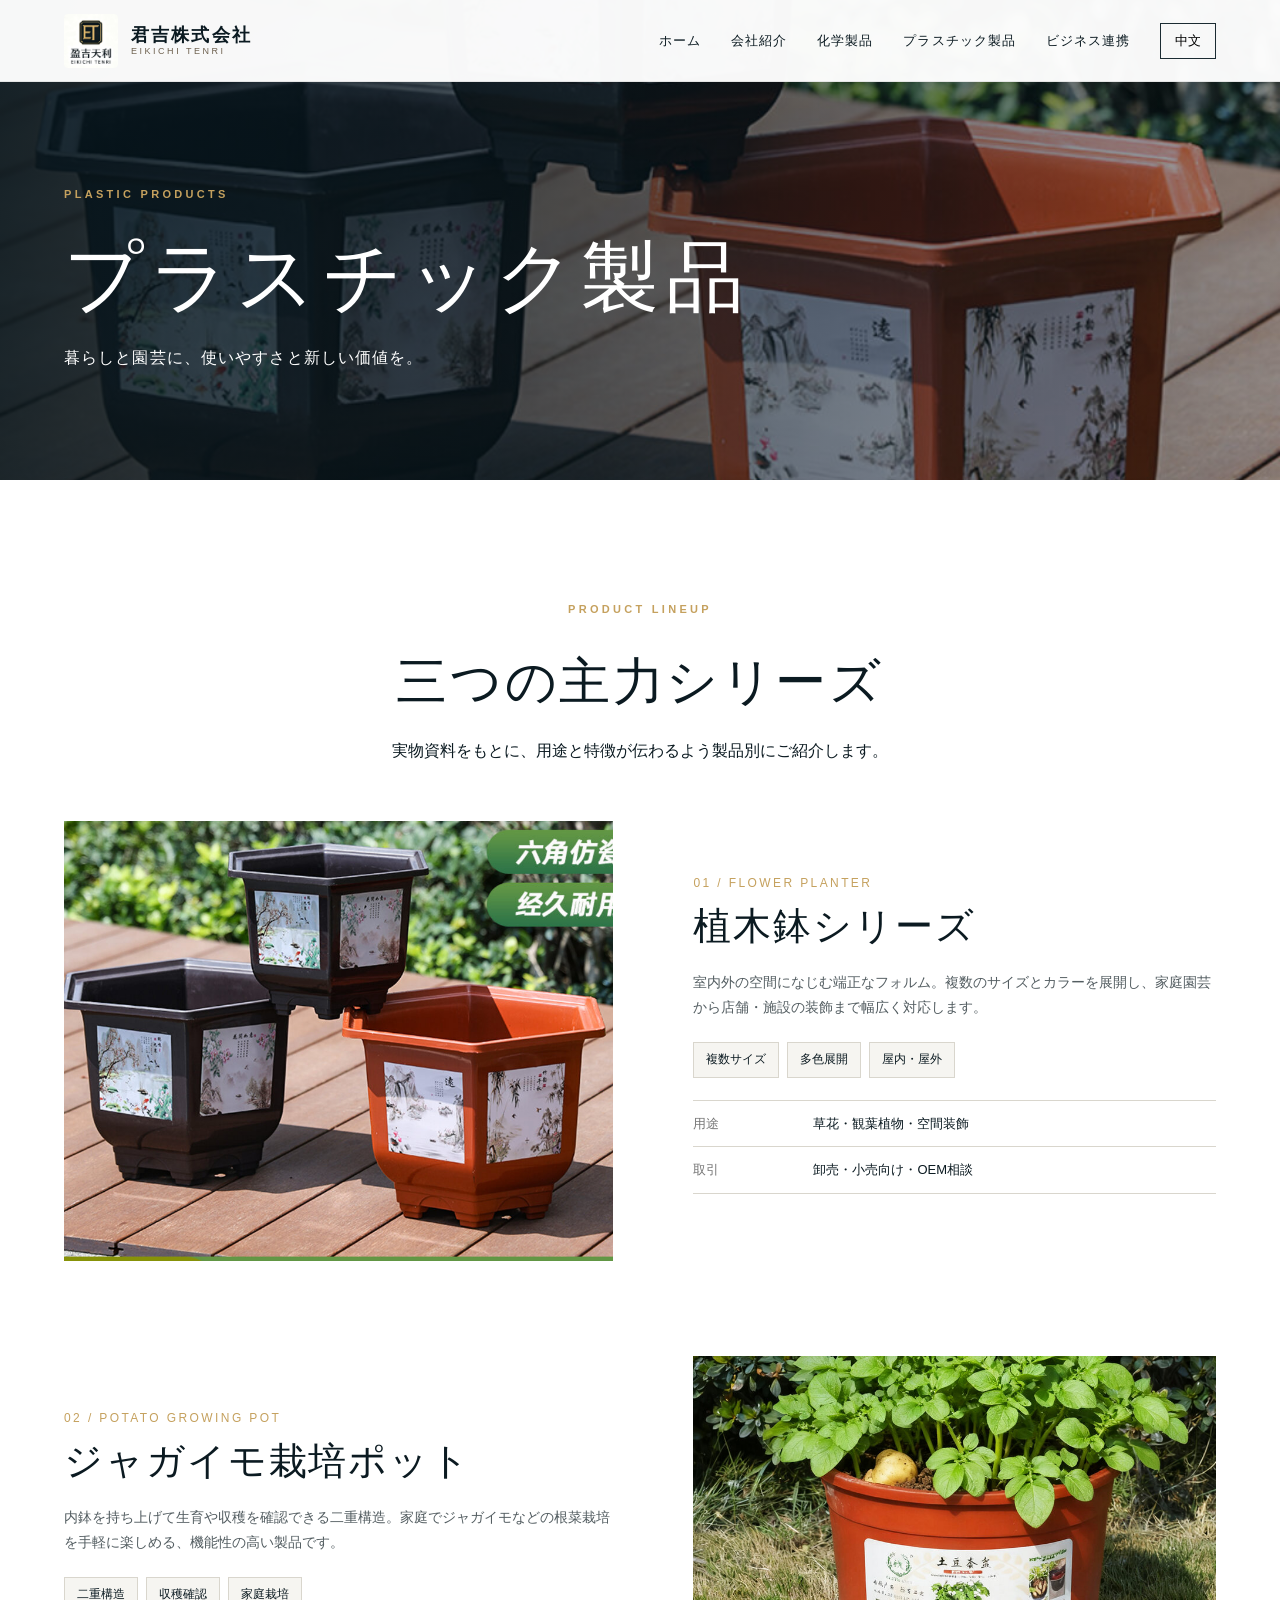
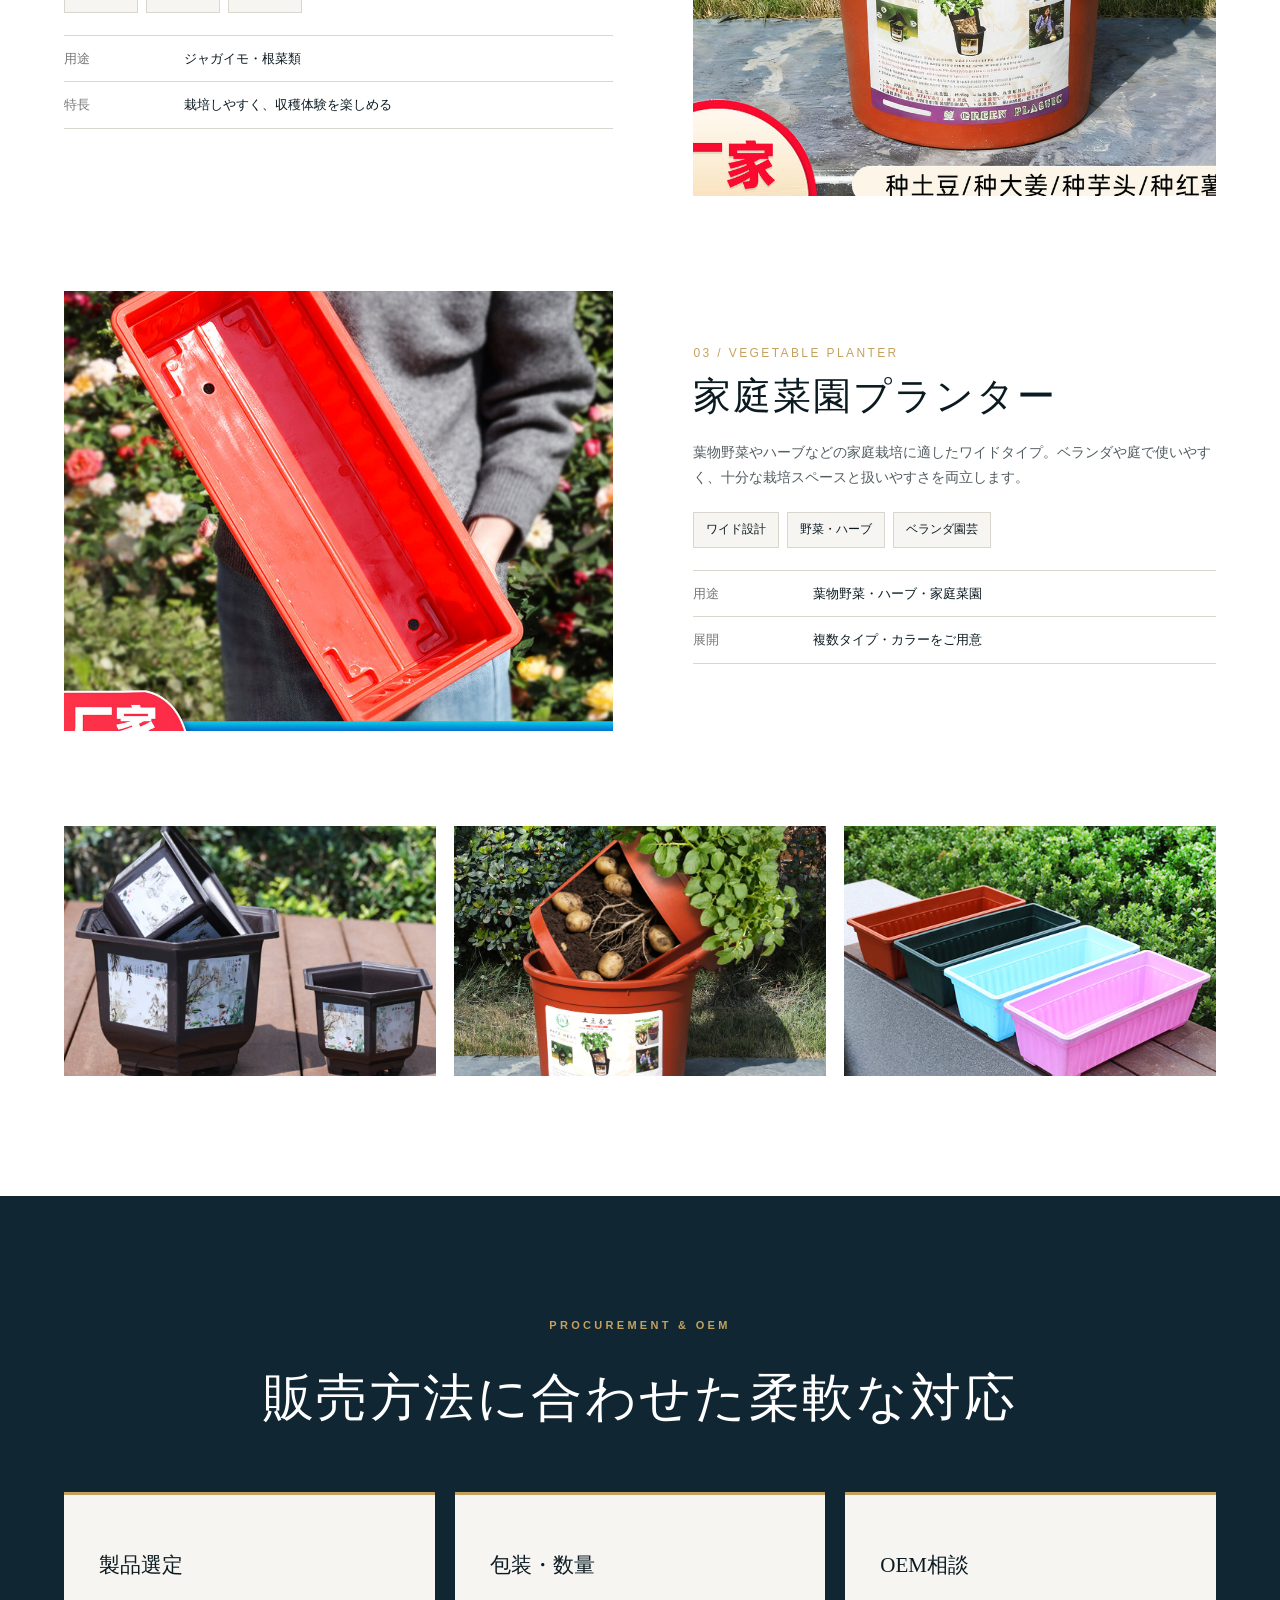
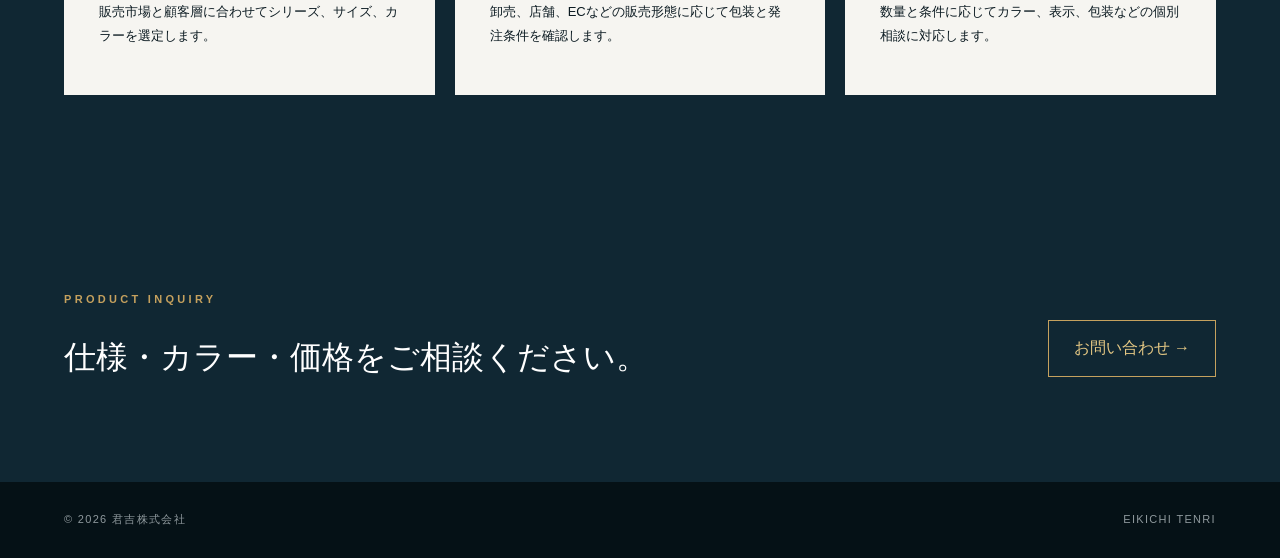
<file: plastics.html>
<!doctype html><html lang="ja"><head><meta charset="utf-8"><meta name="viewport" content="width=device-width,initial-scale=1"><title>プラスチック製品｜君吉株式会社</title><link rel="stylesheet" href="assets/style.css"></head><body>
<header class="site-header"><div class="container header-inner"><a class="brand" href="index.html"><img src="assets/images/logo.jpg" alt="盈吉天利"><span><strong data-ja="君吉株式会社" data-zh="日本君吉株式会社">君吉株式会社</strong><small>EIKICHI TENRI</small></span></a><button class="menu-button">☰</button><nav class="nav"><a href="index.html" data-ja="ホーム" data-zh="首页">ホーム</a><a href="company.html" data-ja="会社紹介" data-zh="公司介绍">会社紹介</a><a href="chemical.html" data-ja="化学製品" data-zh="化工产品">化学製品</a><a href="plastics.html" data-ja="プラスチック製品" data-zh="塑料制品">プラスチック製品</a><a href="cooperation.html" data-ja="ビジネス連携" data-zh="商务合作">ビジネス連携</a><button class="lang-button" data-lang-toggle>中文</button></nav></div></header>
<main><section class="page-hero plastic"><div class="container"><p class="eyebrow">PLASTIC PRODUCTS</p><h1 data-ja="プラスチック製品" data-zh="塑料制品">プラスチック製品</h1><p data-ja="暮らしと園芸に、使いやすさと新しい価値を。" data-zh="为生活与园艺，带来实用性与新价值。">暮らしと園芸に、使いやすさと新しい価値を。</p></div></section>
<section class="section"><div class="container"><div class="page-head"><p class="section-kicker">PRODUCT LINEUP</p><h2 data-ja="三つの主力シリーズ" data-zh="三大主力系列">三つの主力シリーズ</h2><p data-ja="実物資料をもとに、用途と特徴が伝わるよう製品別にご紹介します。" data-zh="基于真实产品资料，按系列展示用途与特点。">実物資料をもとに、用途と特徴が伝わるよう製品別にご紹介します。</p></div>
<article class="product-detail"><img src="assets/images/planter.jpg" alt="植木鉢"><div class="product-copy"><span class="num">01 / FLOWER PLANTER</span><h2 data-ja="植木鉢シリーズ" data-zh="花盆系列">植木鉢シリーズ</h2><p data-ja="室内外の空間になじむ端正なフォルム。複数のサイズとカラーを展開し、家庭園芸から店舗・施設の装飾まで幅広く対応します。" data-zh="造型简洁，适合室内外空间。提供多种尺寸与颜色，可用于家庭园艺以及店铺、设施装饰。">室内外の空間になじむ端正なフォルム。複数のサイズとカラーを展開し、家庭園芸から店舗・施設の装飾まで幅広く対応します。</p><div class="tag-list"><span data-ja="複数サイズ" data-zh="多种尺寸">複数サイズ</span><span data-ja="多色展開" data-zh="多种颜色">多色展開</span><span data-ja="屋内・屋外" data-zh="室内外适用">屋内・屋外</span></div><div class="spec-list"><div><b data-ja="用途" data-zh="用途">用途</b><span data-ja="草花・観葉植物・空間装飾" data-zh="花卉、绿植、空间装饰">草花・観葉植物・空間装飾</span></div><div><b data-ja="取引" data-zh="交易方式">取引</b><span data-ja="卸売・小売向け・OEM相談" data-zh="批发、零售及OEM洽谈">卸売・小売向け・OEM相談</span></div></div></div></article>
<article class="product-detail reverse"><img src="assets/images/potato-planter.jpg" alt="ジャガイモ栽培ポット"><div class="product-copy"><span class="num">02 / POTATO GROWING POT</span><h2 data-ja="ジャガイモ栽培ポット" data-zh="土豆种植盆">ジャガイモ栽培ポット</h2><p data-ja="内鉢を持ち上げて生育や収穫を確認できる二重構造。家庭でジャガイモなどの根菜栽培を手軽に楽しめる、機能性の高い製品です。" data-zh="采用双层结构，提起内盆即可观察生长或收获情况。适合家庭轻松种植土豆等根茎类作物。">内鉢を持ち上げて生育や収穫を確認できる二重構造。家庭でジャガイモなどの根菜栽培を手軽に楽しめる、機能性の高い製品です。</p><div class="tag-list"><span data-ja="二重構造" data-zh="双层结构">二重構造</span><span data-ja="収穫確認" data-zh="便于观察收获">収穫確認</span><span data-ja="家庭栽培" data-zh="家庭种植">家庭栽培</span></div><div class="spec-list"><div><b data-ja="用途" data-zh="用途">用途</b><span data-ja="ジャガイモ・根菜類" data-zh="土豆及根茎类作物">ジャガイモ・根菜類</span></div><div><b data-ja="特長" data-zh="特点">特長</b><span data-ja="栽培しやすく、収穫体験を楽しめる" data-zh="便于种植并增强收获体验">栽培しやすく、収穫体験を楽しめる</span></div></div></div></article>
<article class="product-detail"><img src="assets/images/vegetable-planter.jpg" alt="家庭菜園プランター"><div class="product-copy"><span class="num">03 / VEGETABLE PLANTER</span><h2 data-ja="家庭菜園プランター" data-zh="家庭菜园盆">家庭菜園プランター</h2><p data-ja="葉物野菜やハーブなどの家庭栽培に適したワイドタイプ。ベランダや庭で使いやすく、十分な栽培スペースと扱いやすさを両立します。" data-zh="宽体设计适合叶菜及香草等家庭种植。便于在阳台或庭院使用，兼顾种植空间与易用性。">葉物野菜やハーブなどの家庭栽培に適したワイドタイプ。ベランダや庭で使いやすく、十分な栽培スペースと扱いやすさを両立します。</p><div class="tag-list"><span data-ja="ワイド設計" data-zh="宽体设计">ワイド設計</span><span data-ja="野菜・ハーブ" data-zh="蔬菜、香草">野菜・ハーブ</span><span data-ja="ベランダ園芸" data-zh="阳台园艺">ベランダ園芸</span></div><div class="spec-list"><div><b data-ja="用途" data-zh="用途">用途</b><span data-ja="葉物野菜・ハーブ・家庭菜園" data-zh="叶菜、香草及家庭菜园">葉物野菜・ハーブ・家庭菜園</span></div><div><b data-ja="展開" data-zh="产品选择">展開</b><span data-ja="複数タイプ・カラーをご用意" data-zh="提供多种款式与颜色">複数タイプ・カラーをご用意</span></div></div></div></article>
<div class="gallery"><img src="assets/images/planter-2.jpg" alt="花盆产品图"><img src="assets/images/potato-2.jpg" alt="土豆种植盆产品图"><img src="assets/images/vegetable-2.jpg" alt="菜园盆产品图"></div></div></section>
<section class="section business"><div class="container"><div class="page-head"><p class="section-kicker">PROCUREMENT & OEM</p><h2 data-ja="販売方法に合わせた柔軟な対応" data-zh="根据销售方式灵活配合">販売方法に合わせた柔軟な対応</h2></div><div class="feature-boxes"><article><h3 data-ja="製品選定" data-zh="产品选型">製品選定</h3><p data-ja="販売市場と顧客層に合わせてシリーズ、サイズ、カラーを選定します。" data-zh="根据销售市场与客户群选择系列、尺寸和颜色。">販売市場と顧客層に合わせてシリーズ、サイズ、カラーを選定します。</p></article><article><h3 data-ja="包装・数量" data-zh="包装与数量">包装・数量</h3><p data-ja="卸売、店舗、ECなどの販売形態に応じて包装と発注条件を確認します。" data-zh="根据批发、门店及电商等模式确认包装与订购条件。">卸売、店舗、ECなどの販売形態に応じて包装と発注条件を確認します。</p></article><article><h3 data-ja="OEM相談" data-zh="OEM洽谈">OEM相談</h3><p data-ja="数量と条件に応じてカラー、表示、包装などの個別相談に対応します。" data-zh="可根据数量和条件，洽谈颜色、标识及包装等定制需求。">数量と条件に応じてカラー、表示、包装などの個別相談に対応します。</p></article></div></div></section>
<section class="cta-band"><div class="container"><div><p class="section-kicker">PRODUCT INQUIRY</p><h2 data-ja="仕様・カラー・価格をご相談ください。" data-zh="欢迎咨询规格、颜色与价格。">仕様・カラー・価格をご相談ください。</h2></div><a href="company.html#contact" data-ja="お問い合わせ →" data-zh="联系我们 →">お問い合わせ →</a></div></section></main><footer><div class="container"><span>© 2026 君吉株式会社</span><span>EIKICHI TENRI</span></div></footer><script src="assets/script.js"></script></body></html>
</file>
<file: assets/style.css>
.business .feature-boxes article {
    color: var(--ink);
}
:root{--ink:#0b1a21;--navy:#102733;--gold:#c5a15e;--paper:#f6f5f1;--line:#d9d6cd;--white:#fff}
*{box-sizing:border-box}html{scroll-behavior:smooth}body{margin:0;color:var(--ink);font-family:"Noto Sans JP","Yu Gothic",Meiryo,sans-serif;line-height:1.8;background:#fff}img{display:block;width:100%}a{color:inherit;text-decoration:none}.container{width:min(1180px,90%);margin:auto}.site-header{height:82px;background:rgba(255,255,255,.97);position:fixed;inset:0 0 auto;z-index:50;border-bottom:1px solid rgba(0,0,0,.08)}.header-inner{height:100%;display:flex;align-items:center;justify-content:space-between}.brand{display:flex;align-items:center;gap:13px}.brand img{width:54px;height:54px;object-fit:cover;border-radius:4px}.brand span{display:grid;line-height:1.25}.brand strong{font-family:serif;font-size:18px;letter-spacing:.12em}.brand small{font-size:9px;letter-spacing:.28em;color:#6f6250}.nav{display:flex;align-items:center;gap:30px;font-size:13px;letter-spacing:.08em}.nav a{position:relative}.nav a:after{content:"";position:absolute;left:0;bottom:-8px;width:0;height:1px;background:var(--gold);transition:.25s}.nav a:hover:after{width:100%}.lang-button{border:1px solid #1b2b32;background:transparent;padding:8px 14px;cursor:pointer}.menu-button{display:none;border:0;background:none;font-size:25px}.hero{min-height:760px;height:92vh;position:relative;background:url(images/hero.jpg) center/cover;display:flex;align-items:center;color:white}.hero-shade{position:absolute;inset:0;background:linear-gradient(90deg,rgba(4,17,23,.88),rgba(7,21,26,.42) 58%,rgba(7,21,26,.18))}.hero-content{position:relative;padding-top:80px}.eyebrow,.section-kicker{font-size:11px;letter-spacing:.3em;font-weight:700;color:var(--gold);margin:0 0 22px}.hero h1{font-family:"Yu Mincho","Noto Serif JP",serif;font-weight:500;font-size:clamp(48px,6.5vw,86px);line-height:1.28;letter-spacing:.08em;margin:0 0 24px}.hero-lead{font-size:16px;max-width:620px;letter-spacing:.06em}.hero-actions{display:flex;gap:14px;margin-top:40px}.button{padding:14px 30px;font-size:13px;letter-spacing:.1em;border:1px solid var(--gold)}.button.gold{background:var(--gold);color:#071820}.button.outline{color:#fff}.hero-note{position:absolute;right:4%;bottom:46px;writing-mode:vertical-rl;letter-spacing:.18em;font-family:serif;font-size:13px;color:#eee}.section{padding:120px 0}.split{display:grid;grid-template-columns:1fr 1fr;gap:9%;align-items:start}.section h2,.contact h2{font-family:"Yu Mincho","Noto Serif JP",serif;font-size:clamp(33px,4vw,52px);font-weight:500;line-height:1.55;letter-spacing:.05em;margin:0}.intro-copy>p{font-size:15px;margin:12px 0 38px}.values{display:grid;grid-template-columns:repeat(3,1fr);border-top:1px solid var(--line)}.values span{padding:18px 0;display:grid}.values b{color:var(--gold);font-size:11px}.values em{font-style:normal;font-family:serif;font-size:18px}.business{background:var(--navy);color:white}.section-heading{text-align:center;margin-bottom:54px}.business-grid{display:grid;grid-template-columns:repeat(3,1fr);border:1px solid rgba(255,255,255,.2)}.business-grid article{padding:52px 40px;min-height:300px;border-right:1px solid rgba(255,255,255,.2);transition:.25s}.business-grid article:last-child{border:0}.business-grid article:hover{background:rgba(255,255,255,.05)}.business-grid span{color:var(--gold);font-size:12px}.business-grid h3{font-family:serif;font-size:23px;font-weight:500;margin:26px 0 15px}.business-grid p{font-size:14px;color:#cbd2d4}.section-heading.row{display:flex;justify-content:space-between;align-items:end;text-align:left}.section-heading.row>p{font-size:13px;color:#666}.product-grid{display:grid;grid-template-columns:repeat(3,1fr);gap:24px}.product-card{position:relative;overflow:hidden;background:#0c1d24;min-height:420px;color:#fff}.product-card.wide{grid-column:span 3;min-height:480px}.product-card img{position:absolute;height:100%;object-fit:cover;transition:.5s;opacity:.83}.product-card:hover img{transform:scale(1.035);opacity:.68}.product-card:after{content:"";position:absolute;inset:35% 0 0;background:linear-gradient(transparent,rgba(3,15,19,.9))}.product-card div{position:absolute;z-index:2;left:30px;bottom:27px}.product-card small{color:#e1bf7c;letter-spacing:.18em}.product-card h3{font-family:serif;font-size:25px;font-weight:500;margin:6px 0 0}.product-card p{margin:2px 0;font-size:13px}.company{background:var(--paper)}.company-card{display:grid;grid-template-columns:1fr 1.5fr;gap:9%}.company dl{margin:0;border-top:1px solid var(--line)}.company dl div{display:grid;grid-template-columns:130px 1fr;padding:20px 0;border-bottom:1px solid var(--line);font-size:14px}.company dt{color:#777}.contact{padding:110px 0;background:#0a1a21;color:#fff}.contact-inner{display:grid;grid-template-columns:1fr 1fr;gap:9%}.contact-info>p{color:#c6ced1;margin:5px 0 28px}.contact-info a{display:flex;justify-content:space-between;align-items:center;padding:18px 0;border-top:1px solid #415058}.contact-info a strong{font-size:20px;letter-spacing:.05em}.contact-info a span{font-size:12px;color:#aaa}.contact-info .address{border-top:1px solid #415058;padding-top:18px;font-size:13px}footer{background:#051116;color:#8f999d;padding:28px 0;font-size:11px;letter-spacing:.12em}footer .container{display:flex;justify-content:space-between}
@media(max-width:820px){.site-header{height:70px}.brand img{width:45px;height:45px}.brand strong{font-size:15px}.menu-button{display:block}.nav{display:none;position:absolute;top:70px;left:0;right:0;background:white;padding:24px 5%;flex-direction:column;align-items:flex-start;gap:20px;box-shadow:0 8px 16px rgba(0,0,0,.1)}.nav.open{display:flex}.hero{min-height:680px;height:88vh}.hero h1{font-size:45px}.hero-note{display:none}.section{padding:80px 0}.split,.company-card,.contact-inner{grid-template-columns:1fr;gap:40px}.business-grid{grid-template-columns:1fr}.business-grid article{min-height:auto;border-right:0;border-bottom:1px solid rgba(255,255,255,.2);padding:35px}.section-heading.row{display:block}.product-grid{grid-template-columns:1fr}.product-card,.product-card.wide{grid-column:auto;min-height:390px}.company dl div{grid-template-columns:105px 1fr}.contact-info a{display:grid;gap:3px}.contact-info a strong{font-size:18px}}
@media(max-width:480px){.hero h1{font-size:38px}.hero-actions{flex-direction:column;align-items:flex-start}.section h2,.contact h2{font-size:31px}.values{gap:12px}.product-card,.product-card.wide{min-height:330px}.company dl div{grid-template-columns:1fr;gap:5px}}
.page-hero{min-height:480px;padding:185px 0 85px;color:#fff;background:linear-gradient(100deg,rgba(5,20,27,.94),rgba(9,28,36,.48)),url(images/hero.jpg) center/cover}.page-hero.chem{background-image:linear-gradient(100deg,rgba(5,20,27,.94),rgba(9,28,36,.48)),url(images/chemical.jpg)}.page-hero.plastic{background-image:linear-gradient(100deg,rgba(5,20,27,.92),rgba(9,28,36,.36)),url(images/planter.jpg)}.page-hero h1{font:500 clamp(46px,7vw,78px)/1.3 "Yu Mincho",serif;letter-spacing:.08em;margin:0}.page-hero p:last-child{letter-spacing:.07em}.page-head{text-align:center;margin-bottom:55px}.product-detail{display:grid;grid-template-columns:1.05fr 1fr;gap:7%;align-items:center;margin-bottom:95px}.product-detail.reverse img{order:2}.product-detail img{height:440px;object-fit:cover}.product-copy .num{color:var(--gold);font-size:12px;letter-spacing:.2em}.product-copy h2{font-size:38px}.product-copy h3{font:500 22px serif;margin:8px 0}.product-copy p{font-size:14px;color:#535d61}.tag-list{display:flex;flex-wrap:wrap;gap:8px;margin:22px 0}.tag-list span{padding:6px 12px;background:var(--paper);border:1px solid var(--line);font-size:12px}.spec-list{margin:20px 0;border-top:1px solid var(--line)}.spec-list div{display:grid;grid-template-columns:120px 1fr;padding:11px 0;border-bottom:1px solid var(--line);font-size:13px}.spec-list b{color:#777;font-weight:400}.gallery{display:grid;grid-template-columns:repeat(3,1fr);gap:18px}.gallery img{height:250px;object-fit:cover}.feature-boxes{display:grid;grid-template-columns:repeat(3,1fr);gap:20px}.feature-boxes article{padding:35px;background:var(--paper);border-top:3px solid var(--gold)}.feature-boxes h3{font:500 21px serif}.feature-boxes p{font-size:13px}.steps{display:grid;grid-template-columns:repeat(4,1fr);border:1px solid var(--line)}.steps article{padding:32px;border-right:1px solid var(--line)}.steps article:last-child{border:0}.steps b{color:var(--gold)}.steps h3{font:500 19px serif}.steps p{font-size:12px;color:#647074}.cta-band{padding:75px 0;background:var(--navy);color:#fff}.cta-band .container{display:flex;align-items:center;justify-content:space-between}.cta-band h2{font:500 32px serif}.cta-band a{border:1px solid var(--gold);padding:13px 25px;color:#e5c884}@media(max-width:820px){.product-detail,.product-detail.reverse{grid-template-columns:1fr;gap:30px;margin-bottom:70px}.product-detail.reverse img{order:0}.product-detail img{height:320px}.gallery,.feature-boxes,.steps{grid-template-columns:1fr}.gallery img{height:290px}.steps article{border-right:0;border-bottom:1px solid var(--line)}.cta-band .container{display:block}.cta-band a{display:inline-block;margin-top:20px}.page-hero{min-height:400px;padding-top:150px}}
</file>
